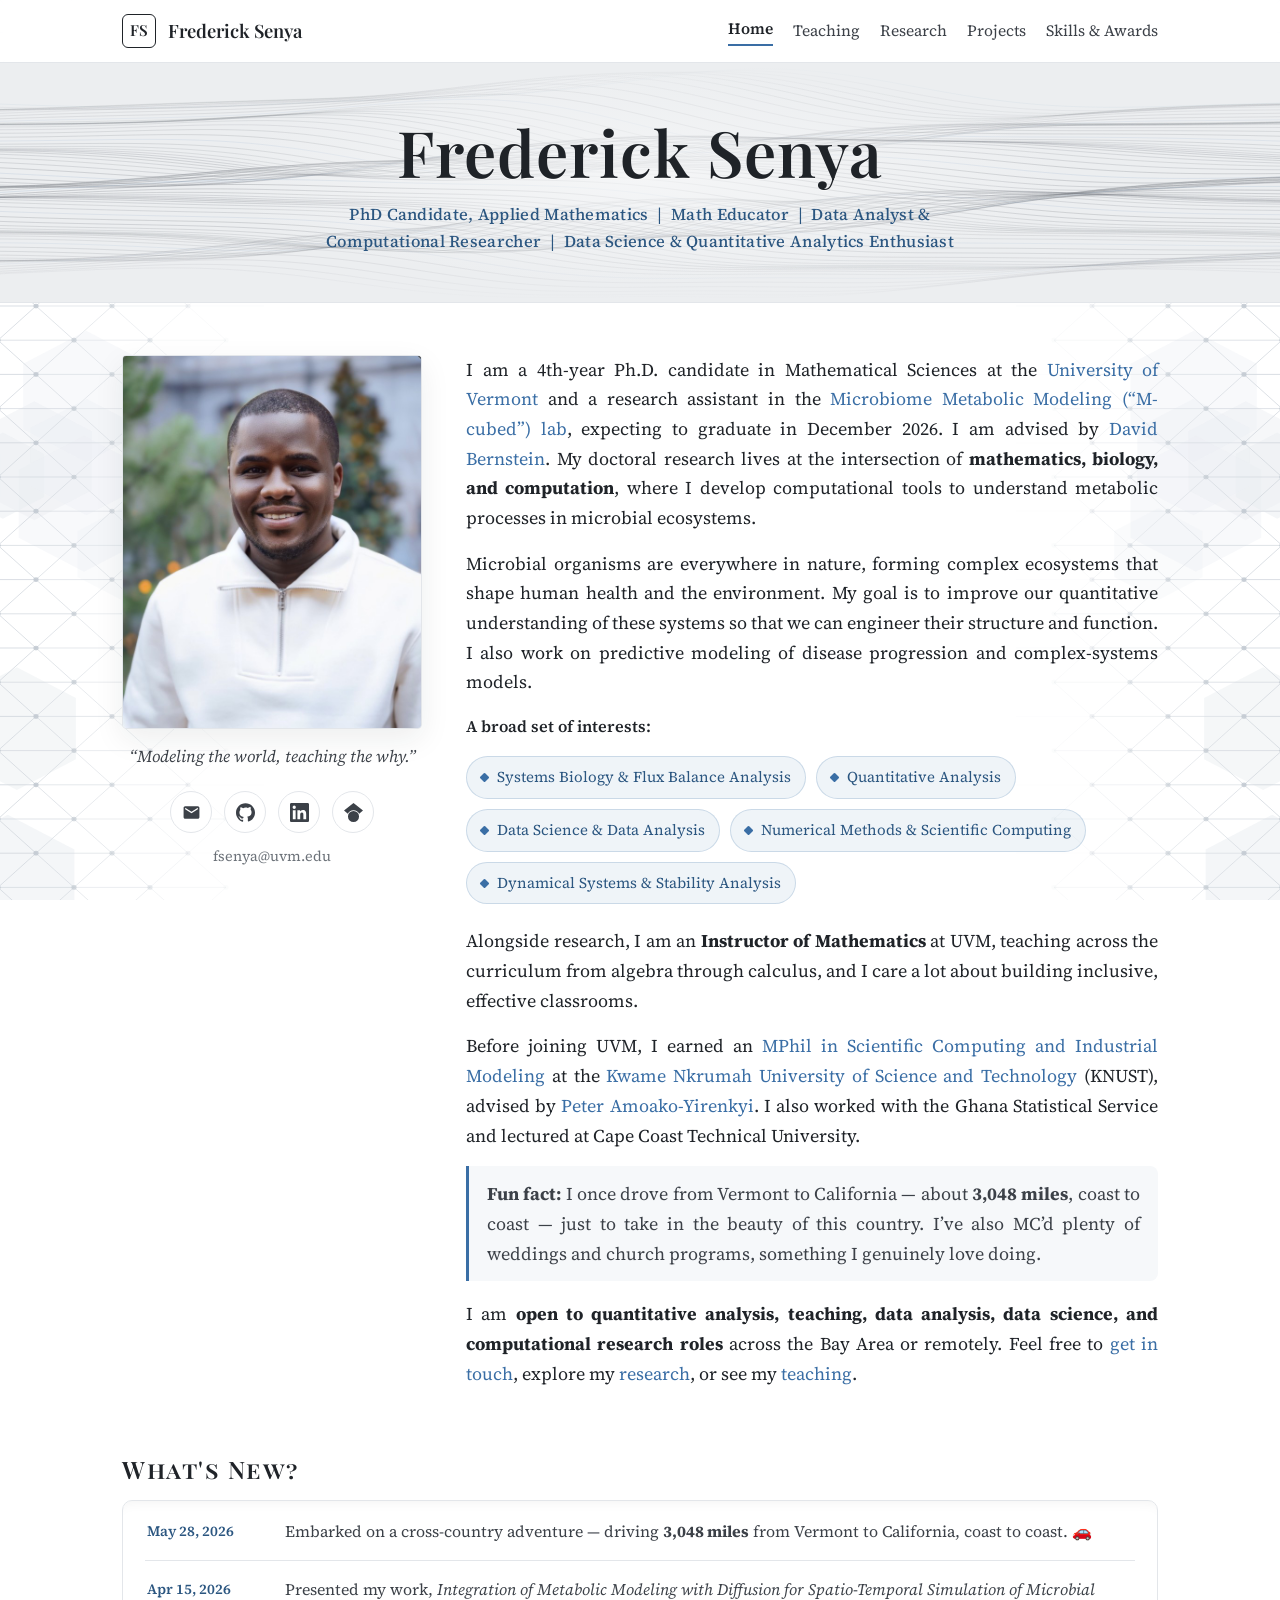
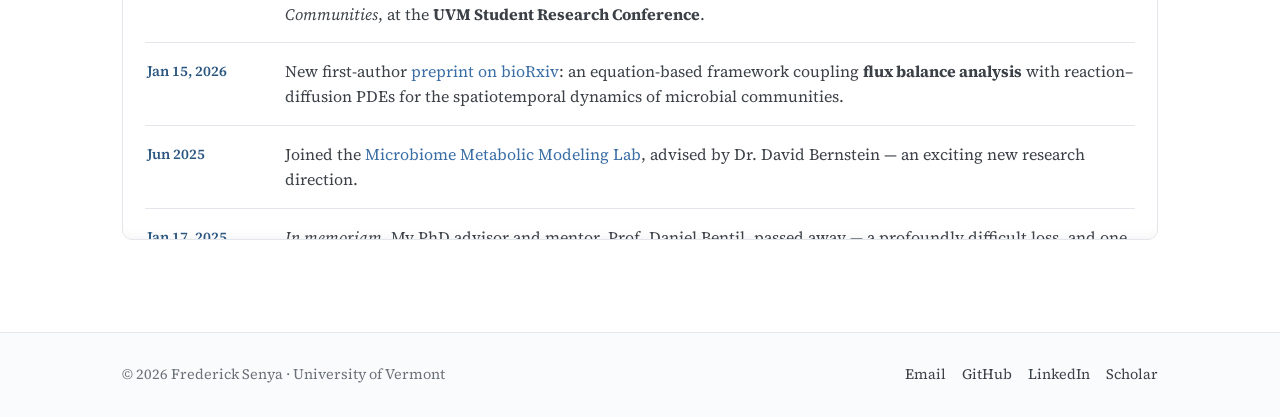
<file: index.html>
<!DOCTYPE html>
<html lang="en">
<head>
<meta charset="utf-8">
<meta name="viewport" content="width=device-width, initial-scale=1">
<title>Home · Frederick Senya</title>
<meta name="description" content="Frederick Senya — PhD candidate in Applied Mathematics at the University of Vermont, working in mathematical and computational biology, systems biology, and scientific computing.">
<link rel="preconnect" href="https://fonts.googleapis.com">
<link rel="preconnect" href="https://fonts.gstatic.com" crossorigin>
<link href="https://fonts.googleapis.com/css2?family=Playfair+Display:wght@500;600;700&family=Source+Serif+4:ital,wght@0,400;0,500;0,600;1,400&display=swap" rel="stylesheet">
<link rel="icon" type="image/svg+xml" href="assets/favicon.svg?v=22">
<link rel="stylesheet" href="assets/style.css?v=26">
</head>
<body>
<div class="bg-deco" aria-hidden="true"></div>
<header class="site-header">
  <nav class="nav">
    <a class="brand" href="index.html"><span class="mono">FS</span> Frederick Senya</a>
    <div class="nav-links"><a href="index.html" class="active">Home</a><a href="teaching.html">Teaching</a><a href="research.html">Research</a><a href="projects.html">Projects</a><a href="skills.html">Skills &amp; Awards</a></div>
  </nav>
</header>
<section class="banner">
  <canvas class="wave" id="waveCanvas" aria-hidden="true"></canvas>
  <div class="banner-inner">
    <h1 class="display">Frederick Senya</h1>
    <p class="subtitle home-sub">PhD Candidate, Applied Mathematics&nbsp;&nbsp;|&nbsp;&nbsp;Math Educator&nbsp;&nbsp;|&nbsp;&nbsp;Data Analyst &amp; Computational Researcher&nbsp;&nbsp;|&nbsp;&nbsp;Data Science &amp; Quantitative Analytics Enthusiast</p>
  </div>
</section>
<main class="wrap">
  <div class="intro">
    <div class="left-col">
      <div class="photo"><img src="assets/portrait.jpg" alt="Frederick Senya"></div>
      <p class="tagline">&ldquo;Modeling the world, teaching the why.&rdquo;</p>
      <div class="contact-card">
        <div class="socials">
          <a href="mailto:fsenya@uvm.edu" class="social" aria-label="Email" title="fsenya@uvm.edu"><svg viewBox="0 0 24 24" aria-hidden="true"><path d="M20 4H4c-1.1 0-1.99.9-1.99 2L2 18c0 1.1.9 2 2 2h16c1.1 0 2-.9 2-2V6c0-1.1-.9-2-2-2zm0 4l-8 5-8-5V6l8 5 8-5v2z"/></svg></a>
          <a href="https://github.com/senyafred" class="social" target="_blank" rel="noopener" aria-label="GitHub" title="GitHub"><svg viewBox="0 0 24 24" aria-hidden="true"><path d="M12 .297c-6.63 0-12 5.373-12 12 0 5.303 3.438 9.8 8.205 11.385.6.113.82-.258.82-.577 0-.285-.01-1.04-.015-2.04-3.338.724-4.042-1.61-4.042-1.61C4.422 18.07 3.633 17.7 3.633 17.7c-1.087-.744.084-.729.084-.729 1.205.084 1.838 1.236 1.838 1.236 1.07 1.835 2.809 1.305 3.495.998.108-.776.417-1.305.76-1.605-2.665-.305-5.467-1.334-5.467-5.931 0-1.311.469-2.381 1.236-3.221-.124-.303-.535-1.524.117-3.176 0 0 1.008-.322 3.301 1.23A11.5 11.5 0 0 1 12 5.803c1.02.005 2.047.138 3.006.404 2.291-1.552 3.297-1.23 3.297-1.23.653 1.653.242 2.874.118 3.176.77.84 1.235 1.911 1.235 3.221 0 4.609-2.807 5.624-5.479 5.921.43.372.823 1.102.823 2.222 0 1.606-.014 2.898-.014 3.293 0 .322.216.694.825.576C20.565 22.092 24 17.592 24 12.297c0-6.627-5.373-12-12-12"/></svg></a>
          <a href="https://www.linkedin.com/in/frederick-senya/" class="social" target="_blank" rel="noopener" aria-label="LinkedIn" title="LinkedIn"><svg viewBox="0 0 24 24" aria-hidden="true"><path d="M20.447 20.452h-3.554v-5.569c0-1.328-.027-3.037-1.852-3.037-1.853 0-2.136 1.445-2.136 2.939v5.667H9.351V9h3.414v1.561h.046c.477-.9 1.637-1.85 3.37-1.85 3.601 0 4.267 2.37 4.267 5.455v6.286zM5.337 7.433a2.062 2.062 0 0 1-2.063-2.065 2.064 2.064 0 1 1 2.063 2.065zm1.782 13.019H3.555V9h3.564v11.452zM22.225 0H1.771C.792 0 0 .774 0 1.729v20.542C0 23.227.792 24 1.771 24h20.451C23.2 24 24 23.227 24 22.271V1.729C24 .774 23.2 0 22.225 0z"/></svg></a>
          <a href="https://scholar.google.com/citations?user=5L22TGAAAAAJ&hl=en" class="social" target="_blank" rel="noopener" aria-label="Google Scholar" title="Google Scholar"><svg viewBox="0 0 24 24" aria-hidden="true"><path d="M12 24a7 7 0 1 1 0-14 7 7 0 0 1 0 14zm0-24L0 9.5l4.838 3.94A8 8 0 0 1 12 9a8 8 0 0 1 7.162 4.44L24 9.5z"/></svg></a>
        </div>
        <a class="c-email" href="mailto:fsenya@uvm.edu">fsenya@uvm.edu</a>
      </div>
    </div>
    <div class="bio">
      <p>I am a 4th-year Ph.D. candidate in Mathematical Sciences at the <a href="https://www.uvm.edu/cems/mathstat">University of Vermont</a> and a research assistant in the <a href="https://m-3-lab.github.io/" target="_blank" rel="noopener">Microbiome Metabolic Modeling (&ldquo;M-cubed&rdquo;) lab</a>, expecting to graduate in December 2026. I am advised by <a href="https://www.uvm.edu/cems/ebe/profile/david-bernstein" target="_blank" rel="noopener">David Bernstein</a>. My doctoral research lives at the intersection of <strong>mathematics, biology, and computation</strong>, where I develop computational tools to understand metabolic processes in microbial ecosystems.</p>
      <p>Microbial organisms are everywhere in nature, forming complex ecosystems that shape human health and the environment. My goal is to improve our quantitative understanding of these systems so that we can engineer their structure and function. I also work on predictive modeling of disease progression and complex-systems models.</p>

      <p class="interests-lead">A broad set of interests:</p>
      <div class="interest-list">
        <span class="interest">Systems Biology &amp; Flux Balance Analysis</span>
        <span class="interest">Quantitative Analysis</span>
        <span class="interest">Data Science &amp; Data Analysis</span>
        <span class="interest">Numerical Methods &amp; Scientific Computing</span>
        <span class="interest">Dynamical Systems &amp; Stability Analysis</span>
      </div>

      <p style="margin-top:22px">Alongside research, I am an <strong>Instructor of Mathematics</strong> at UVM, teaching across the curriculum from algebra through calculus, and I care a lot about building inclusive, effective classrooms.</p>
      <p>Before joining UVM, I earned an <a href="https://web.nims.edu.gh/about-nims/graduate_students/frederick-senya" target="_blank" rel="noopener">MPhil in Scientific Computing and Industrial Modeling</a> at the <a href="https://www.knust.edu.gh/" target="_blank" rel="noopener">Kwame Nkrumah University of Science and Technology</a> (KNUST), advised by <a href="https://web.nims.edu.gh/dr_peter_amoako_yirenkyi" target="_blank" rel="noopener">Peter Amoako-Yirenkyi</a>. I also worked with the Ghana Statistical Service and lectured at Cape Coast Technical University.</p>
      <p class="funfact"><strong>Fun fact:</strong> I once drove from Vermont to California &mdash; about <strong>3,048 miles</strong>, coast to coast &mdash; just to take in the beauty of this country. I&rsquo;ve also MC&rsquo;d plenty of weddings and church programs, something I genuinely love doing.</p>
      <p style="margin-top:18px">I am <strong>open to quantitative analysis, teaching, data analysis, data science, and computational research roles</strong> across the Bay Area or remotely. Feel free to <a href="mailto:fsenya@uvm.edu">get in touch</a>, explore my <a href="research.html">research</a>, or see my <a href="teaching.html">teaching</a>.</p>
    </div>
  </div>

  <section class="whatsnew">
    <h2 class="wn-title">What's New?</h2>
    <div class="news-box">
      <div class="news-item"><div class="news-date">May 28, 2026</div><div class="news-text">Embarked on a cross-country adventure &mdash; driving <strong>3,048 miles</strong> from Vermont to California, coast to coast. 🚗</div></div>
      <div class="news-item"><div class="news-date">Apr 15, 2026</div><div class="news-text">Presented my work, <em>Integration of Metabolic Modeling with Diffusion for Spatio-Temporal Simulation of Microbial Communities</em>, at the <strong>UVM Student Research Conference</strong>.</div></div>
      <div class="news-item"><div class="news-date">Jan 15, 2026</div><div class="news-text">New first-author <a href="https://doi.org/10.64898/2026.04.11.717857" target="_blank" rel="noopener">preprint on bioRxiv</a>: an equation-based framework coupling <strong>flux balance analysis</strong> with reaction&ndash;diffusion PDEs for the spatiotemporal dynamics of microbial communities.</div></div>
      <div class="news-item"><div class="news-date">Jun 2025</div><div class="news-text">Joined the <a href="https://m-3-lab.github.io/" target="_blank" rel="noopener">Microbiome Metabolic Modeling Lab</a>, advised by Dr. David Bernstein &mdash; an exciting new research direction.</div></div>
      <div class="news-item"><div class="news-date">Jan 17, 2025</div><div class="news-text"><em>In memoriam.</em> My PhD advisor and mentor, Prof.&nbsp;Daniel Bentil, passed away &mdash; a profoundly difficult loss, and one I carry with me in my work.</div></div>
      <div class="news-item"><div class="news-date">Jun 2024</div><div class="news-text">Presented co-authored work on <strong>predictive modeling of chronic kidney disease</strong> progression at the SIAM Mathematical Problems in Industry (MPI) workshop.</div></div>
      <div class="news-item"><div class="news-date">Sep 2022</div><div class="news-text">Began my PhD in <strong>Applied Mathematics</strong> at the University of Vermont, advised by Prof.&nbsp;Daniel Bentil. 🎓</div></div>
    </div>
  </section>
</main>
<footer class="site-footer">
  <div class="footer-inner">
    <div>&copy; 2026 Frederick Senya · University of Vermont</div>
    <div class="social">
      <a href="mailto:fsenya@uvm.edu">Email</a>
      <a href="https://github.com/senyafred">GitHub</a>
      <a href="https://www.linkedin.com/in/frederick-senya/">LinkedIn</a>
      <a href="https://scholar.google.com/citations?user=5L22TGAAAAAJ&hl=en" target="_blank" rel="noopener">Scholar</a>
    </div>
  </div>
</footer>
<script src="assets/wave.js?v=26"></script>
</body></html>
</file>
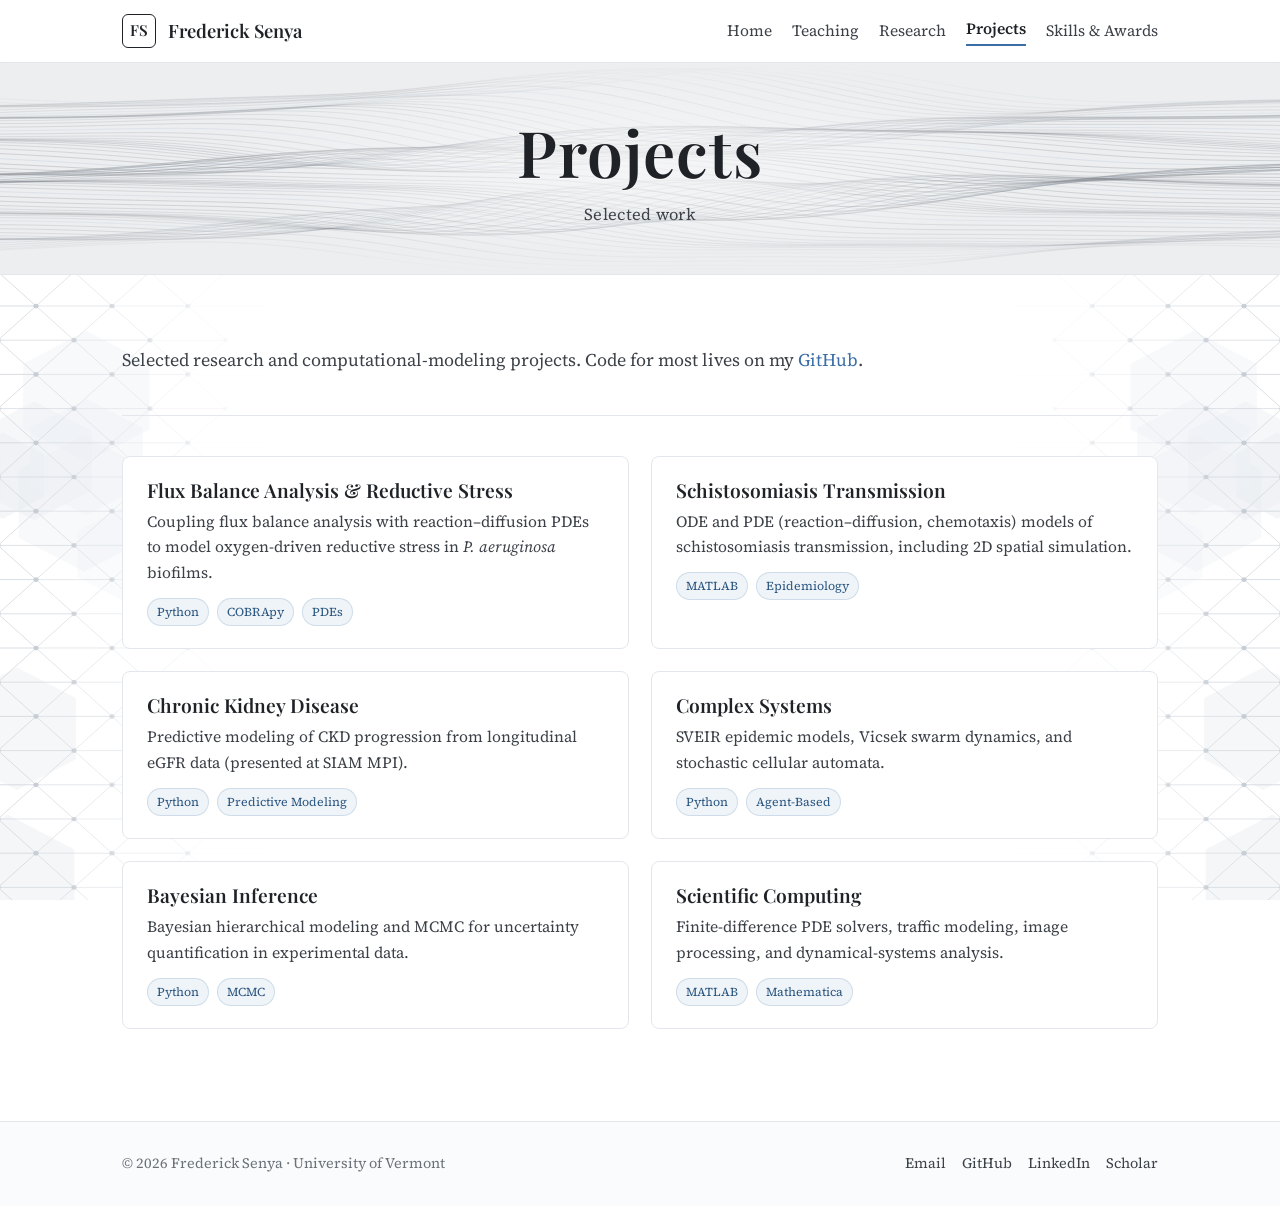
<file: projects.html>
<!DOCTYPE html>
<html lang="en">
<head>
<meta charset="utf-8">
<meta name="viewport" content="width=device-width, initial-scale=1">
<title>Projects · Frederick Senya</title>
<meta name="description" content="Frederick Senya — PhD candidate in Applied Mathematics at the University of Vermont, working in mathematical and computational biology, systems biology, and scientific computing.">
<link rel="preconnect" href="https://fonts.googleapis.com">
<link rel="preconnect" href="https://fonts.gstatic.com" crossorigin>
<link href="https://fonts.googleapis.com/css2?family=Playfair+Display:wght@500;600;700&family=Source+Serif+4:ital,wght@0,400;0,500;0,600;1,400&display=swap" rel="stylesheet">
<link rel="icon" type="image/svg+xml" href="assets/favicon.svg?v=22">
<link rel="stylesheet" href="assets/style.css?v=26">
</head>
<body>
<div class="bg-deco" aria-hidden="true"></div>
<header class="site-header">
  <nav class="nav">
    <a class="brand" href="index.html"><span class="mono">FS</span> Frederick Senya</a>
    <div class="nav-links"><a href="index.html">Home</a><a href="teaching.html">Teaching</a><a href="research.html">Research</a><a href="projects.html" class="active">Projects</a><a href="skills.html">Skills &amp; Awards</a></div>
  </nav>
</header>
<section class="banner">
  <canvas class="wave" id="waveCanvas" aria-hidden="true"></canvas>
  <div class="banner-inner">
    <h1 class="display">Projects</h1>
    <p class="subtitle">Selected work</p>
  </div>
</section>
<main class="wrap">
  <p class="lead">Selected research and computational-modeling projects. Code for most lives on my <a href="https://github.com/senyafred">GitHub</a>.</p>
  <hr class="rule">
  <div class="cards"><a class="card" href="https://github.com/senyafred/flux-balance-analysis" style="color:inherit">
      <h3>Flux Balance Analysis &amp; Reductive Stress</h3><p>Coupling flux balance analysis with reaction&ndash;diffusion PDEs to model oxygen-driven reductive stress in <em>P. aeruginosa</em> biofilms.</p><div class="tags"><span class="tag">Python</span><span class="tag">COBRApy</span><span class="tag">PDEs</span></div></a><a class="card" href="https://github.com/senyafred/schistosomiasis-modeling" style="color:inherit">
      <h3>Schistosomiasis Transmission</h3><p>ODE and PDE (reaction&ndash;diffusion, chemotaxis) models of schistosomiasis transmission, including 2D spatial simulation.</p><div class="tags"><span class="tag">MATLAB</span><span class="tag">Epidemiology</span></div></a><a class="card" href="https://github.com/senyafred/egfr-ckd-analysis" style="color:inherit">
      <h3>Chronic Kidney Disease</h3><p>Predictive modeling of CKD progression from longitudinal eGFR data (presented at SIAM MPI).</p><div class="tags"><span class="tag">Python</span><span class="tag">Predictive Modeling</span></div></a><a class="card" href="https://github.com/senyafred/complex-systems-modeling" style="color:inherit">
      <h3>Complex Systems</h3><p>SVEIR epidemic models, Vicsek swarm dynamics, and stochastic cellular automata.</p><div class="tags"><span class="tag">Python</span><span class="tag">Agent-Based</span></div></a><a class="card" href="https://github.com/senyafred/bayesian-statistics" style="color:inherit">
      <h3>Bayesian Inference</h3><p>Bayesian hierarchical modeling and MCMC for uncertainty quantification in experimental data.</p><div class="tags"><span class="tag">Python</span><span class="tag">MCMC</span></div></a><a class="card" href="https://github.com/senyafred/wave-equation-finite-difference" style="color:inherit">
      <h3>Scientific Computing</h3><p>Finite-difference PDE solvers, traffic modeling, image processing, and dynamical-systems analysis.</p><div class="tags"><span class="tag">MATLAB</span><span class="tag">Mathematica</span></div></a></div>
</main>
<footer class="site-footer">
  <div class="footer-inner">
    <div>&copy; 2026 Frederick Senya · University of Vermont</div>
    <div class="social">
      <a href="mailto:fsenya@uvm.edu">Email</a>
      <a href="https://github.com/senyafred">GitHub</a>
      <a href="https://www.linkedin.com/in/frederick-senya/">LinkedIn</a>
      <a href="https://scholar.google.com/citations?user=5L22TGAAAAAJ&hl=en" target="_blank" rel="noopener">Scholar</a>
    </div>
  </div>
</footer>
<script src="assets/wave.js?v=26"></script>
</body></html>
</file>
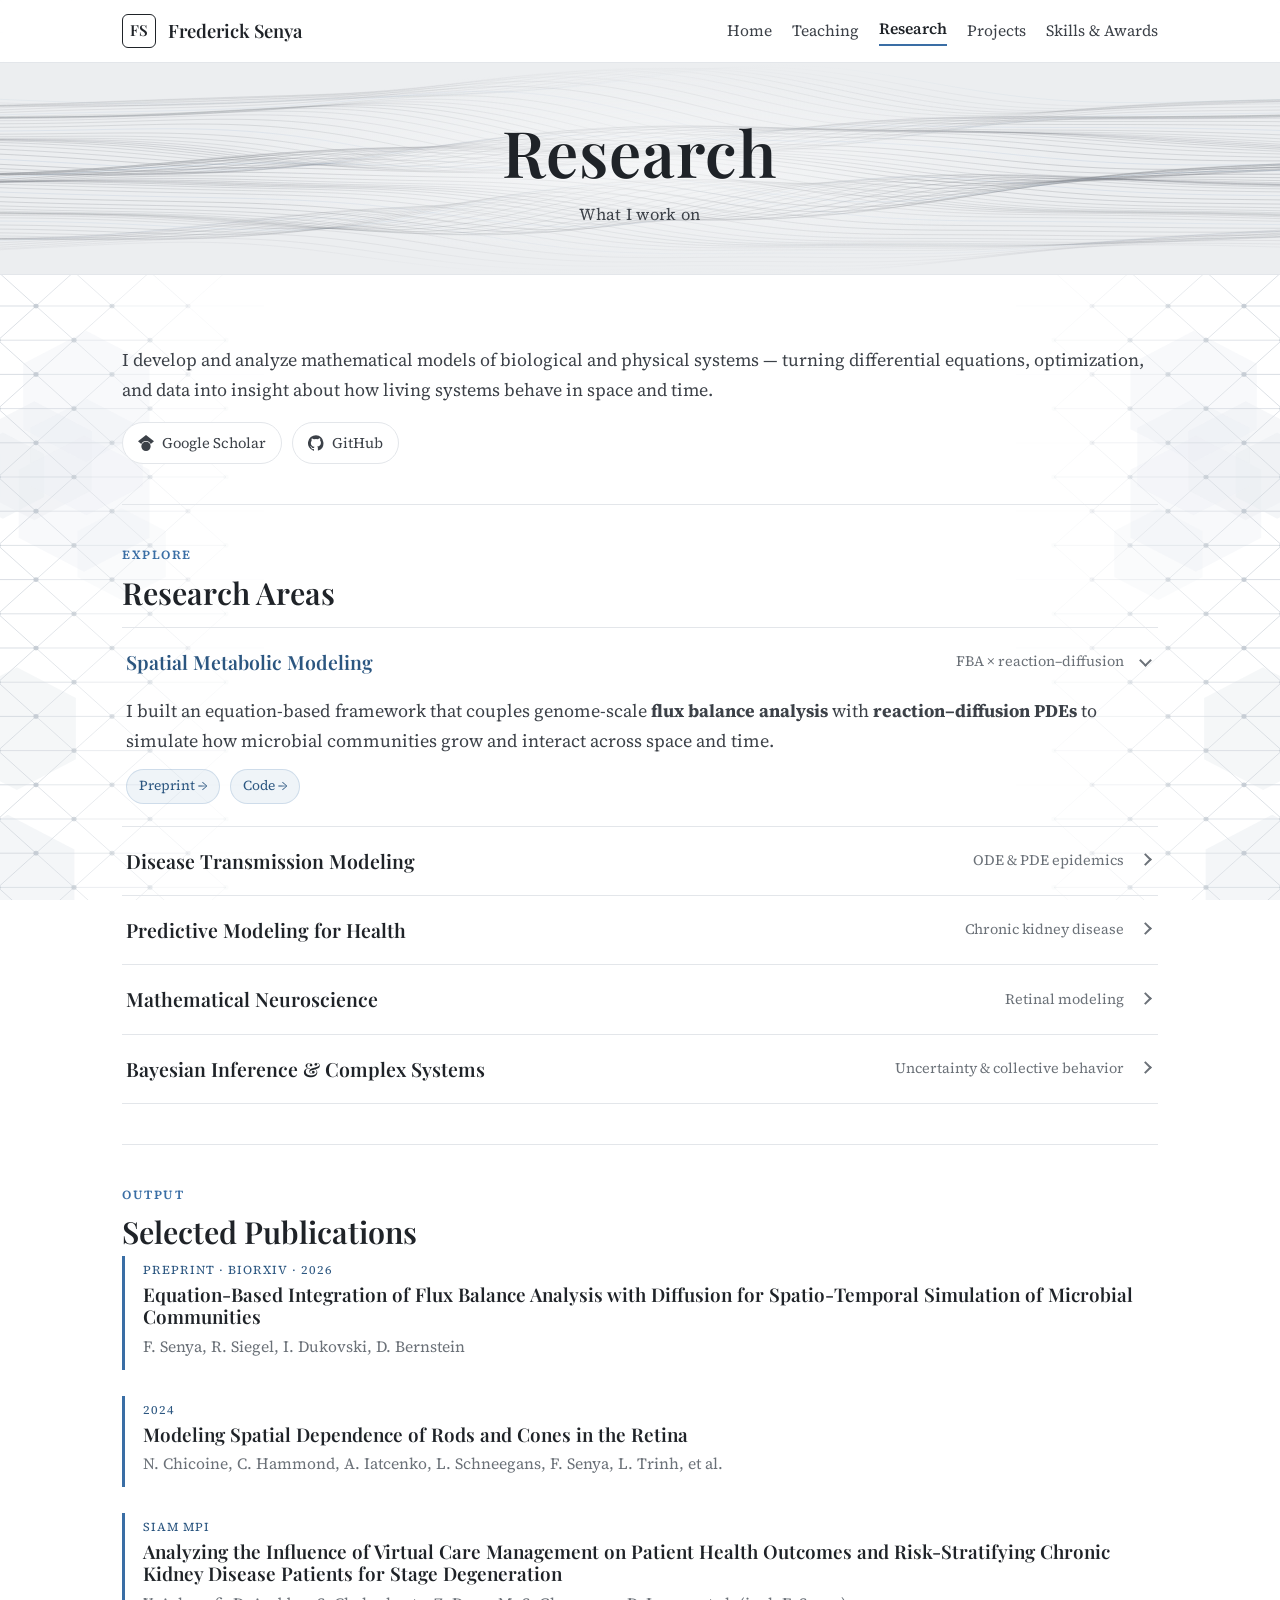
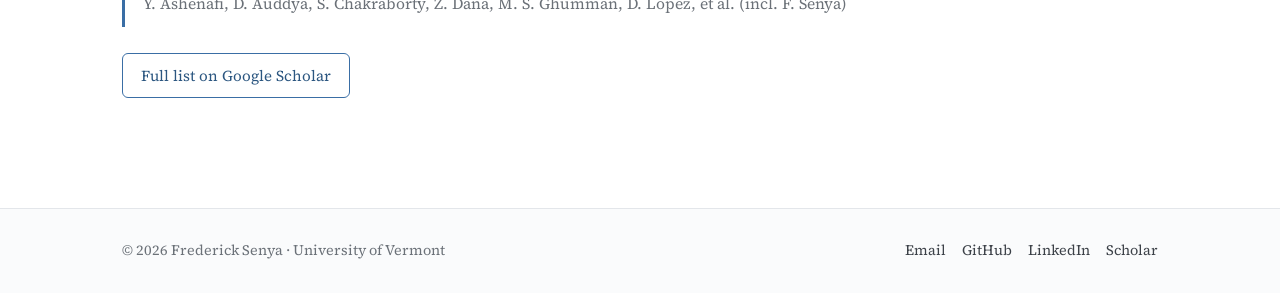
<file: research.html>
<!DOCTYPE html>
<html lang="en">
<head>
<meta charset="utf-8">
<meta name="viewport" content="width=device-width, initial-scale=1">
<title>Research · Frederick Senya</title>
<meta name="description" content="Frederick Senya — PhD candidate in Applied Mathematics at the University of Vermont, working in mathematical and computational biology, systems biology, and scientific computing.">
<link rel="preconnect" href="https://fonts.googleapis.com">
<link rel="preconnect" href="https://fonts.gstatic.com" crossorigin>
<link href="https://fonts.googleapis.com/css2?family=Playfair+Display:wght@500;600;700&family=Source+Serif+4:ital,wght@0,400;0,500;0,600;1,400&display=swap" rel="stylesheet">
<link rel="icon" type="image/svg+xml" href="assets/favicon.svg?v=22">
<link rel="stylesheet" href="assets/style.css?v=26">
</head>
<body>
<div class="bg-deco" aria-hidden="true"></div>
<header class="site-header">
  <nav class="nav">
    <a class="brand" href="index.html"><span class="mono">FS</span> Frederick Senya</a>
    <div class="nav-links"><a href="index.html">Home</a><a href="teaching.html">Teaching</a><a href="research.html" class="active">Research</a><a href="projects.html">Projects</a><a href="skills.html">Skills &amp; Awards</a></div>
  </nav>
</header>
<section class="banner">
  <canvas class="wave" id="waveCanvas" aria-hidden="true"></canvas>
  <div class="banner-inner">
    <h1 class="display">Research</h1>
    <p class="subtitle">What I work on</p>
  </div>
</section>
<main class="wrap">
  <p class="lead">I develop and analyze mathematical models of biological and physical systems &mdash; turning differential equations, optimization, and data into insight about how living systems behave in space and time.</p>

  <div class="linkbar">
    <a class="linkchip" href="https://scholar.google.com/citations?user=5L22TGAAAAAJ&hl=en" target="_blank" rel="noopener"><svg viewBox="0 0 24 24" aria-hidden="true"><path d="M12 24a7 7 0 1 1 0-14 7 7 0 0 1 0 14zm0-24L0 9.5l4.838 3.94A8 8 0 0 1 12 9a8 8 0 0 1 7.162 4.44L24 9.5z"/></svg> Google Scholar</a>
    <a class="linkchip" href="https://github.com/senyafred" target="_blank" rel="noopener"><svg viewBox="0 0 24 24" aria-hidden="true"><path d="M12 .3a12 12 0 0 0-3.8 23.4c.6.1.8-.3.8-.6v-2c-3.3.7-4-1.6-4-1.6-.6-1.4-1.3-1.8-1.3-1.8-1-.7.1-.7.1-.7 1.2.1 1.8 1.2 1.8 1.2 1 1.8 2.8 1.3 3.5 1 .1-.8.4-1.3.7-1.6-2.7-.3-5.5-1.3-5.5-6 0-1.2.5-2.3 1.3-3.1-.1-.4-.6-1.6.1-3.2 0 0 1-.3 3.3 1.2a11.5 11.5 0 0 1 6 0C17 4.6 18 5 18 5c.7 1.6.2 2.8.1 3.2.8.8 1.3 1.9 1.3 3.1 0 4.6-2.8 5.6-5.5 5.9.5.4.9 1.1.9 2.3v3.3c0 .3.2.7.8.6A12 12 0 0 0 12 .3"/></svg> GitHub</a>
  </div>

  <hr class="rule">
  <p class="section-kicker">Explore</p>
  <h2 class="section-title" style="margin-bottom:16px">Research Areas</h2>

  <div class="areas">
    <details class="area" open>
      <summary><span class="area-t">Spatial Metabolic Modeling</span><span class="area-k">FBA &times; reaction&ndash;diffusion</span><span class="chev" aria-hidden="true"></span></summary>
      <div class="area-b">
        <p>I built an equation-based framework that couples genome-scale <strong>flux balance analysis</strong> with <strong>reaction&ndash;diffusion PDEs</strong> to simulate how microbial communities grow and interact across space and time.</p>
        <div class="area-links">
          <a class="rlink" href="https://doi.org/10.64898/2026.04.11.717857" target="_blank" rel="noopener">Preprint &rarr;</a>
          <a class="rlink" href="https://github.com/senyafred/flux-balance-analysis" target="_blank" rel="noopener">Code &rarr;</a>
        </div>
      </div>
    </details>

    <details class="area">
      <summary><span class="area-t">Disease Transmission Modeling</span><span class="area-k">ODE &amp; PDE epidemics</span><span class="chev" aria-hidden="true"></span></summary>
      <div class="area-b">
        <p>I build ODE and PDE models of infectious-disease dynamics &mdash; including reaction&ndash;diffusion and chemotaxis models of <strong>schistosomiasis</strong> transmission with 2D spatial simulation, and compartmental epidemic models such as SVEIR with vaccination.</p>
        <div class="area-links">
          <a class="rlink" href="https://github.com/senyafred/schistosomiasis-modeling" target="_blank" rel="noopener">Schistosomiasis code &rarr;</a>
          <a class="rlink" href="https://github.com/senyafred/complex-systems-modeling" target="_blank" rel="noopener">Epidemic models &rarr;</a>
        </div>
      </div>
    </details>

    <details class="area">
      <summary><span class="area-t">Predictive Modeling for Health</span><span class="area-k">Chronic kidney disease</span><span class="chev" aria-hidden="true"></span></summary>
      <div class="area-b">
        <p>Working with virtual-care data, I applied predictive modeling to classify <strong>chronic kidney disease</strong> patients by their probability of stage degeneration from longitudinal eGFR trajectories. This co-authored work (Ashenafi et al.) was presented at the SIAM Mathematical Problems in Industry workshop.</p>
        <div class="area-links">
          <a class="rlink" href="https://www.siam.org/media/r1pj5uqx/vironix_mpi2024.pdf" target="_blank" rel="noopener">Paper (PDF) &rarr;</a>
          <a class="rlink" href="https://github.com/senyafred/egfr-ckd-analysis" target="_blank" rel="noopener">Code &rarr;</a>
        </div>
      </div>
    </details>

    <details class="area">
      <summary><span class="area-t">Mathematical Neuroscience</span><span class="area-k">Retinal modeling</span><span class="chev" aria-hidden="true"></span></summary>
      <div class="area-b">
        <p>As a co-author, I contributed to modeling the <strong>spatial dependence of rods and cones in the retina</strong> &mdash; using mathematical models to study the organization of photoreceptors and what it implies for vision.</p>
        <div class="area-links">
          <a class="rlink" href="https://www1.udel.edu/dedwards/camp/reports/24Retina.pdf" target="_blank" rel="noopener">Paper (PDF) &rarr;</a>
        </div>
      </div>
    </details>

    <details class="area">
      <summary><span class="area-t">Bayesian Inference &amp; Complex Systems</span><span class="area-k">Uncertainty &amp; collective behavior</span><span class="chev" aria-hidden="true"></span></summary>
      <div class="area-b">
        <p>I use <strong>Bayesian hierarchical modeling</strong> and MCMC to quantify uncertainty in experimental data (including pupillometry / psycholinguistics), and I study complex systems through agent-based models.</p>
        <div class="area-links">
          <a class="rlink" href="https://github.com/senyafred/bayesian-statistics" target="_blank" rel="noopener">Bayesian code &rarr;</a>
          <a class="rlink" href="https://github.com/senyafred/complex-systems-modeling" target="_blank" rel="noopener">Complex systems code &rarr;</a>
        </div>
      </div>
    </details>
  </div>

  <hr class="rule">
  <p class="section-kicker">Output</p>
  <h2 class="section-title">Selected Publications</h2>

  <div class="pub">
    <div class="venue">Preprint &middot; bioRxiv &middot; 2026</div>
    <h3><a href="https://doi.org/10.64898/2026.04.11.717857" target="_blank" rel="noopener">Equation-Based Integration of Flux Balance Analysis with Diffusion for Spatio-Temporal Simulation of Microbial Communities</a></h3>
    <p class="authors">F. Senya, R. Siegel, I. Dukovski, D. Bernstein</p>
  </div>
  <div class="pub">
    <div class="venue">2024</div>
    <h3><a href="https://www1.udel.edu/dedwards/camp/reports/24Retina.pdf" target="_blank" rel="noopener">Modeling Spatial Dependence of Rods and Cones in the Retina</a></h3>
    <p class="authors">N. Chicoine, C. Hammond, A. Iatcenko, L. Schneegans, F. Senya, L. Trinh, et al.</p>
  </div>
  <div class="pub">
    <div class="venue">SIAM MPI</div>
    <h3><a href="https://www.siam.org/media/r1pj5uqx/vironix_mpi2024.pdf" target="_blank" rel="noopener">Analyzing the Influence of Virtual Care Management on Patient Health Outcomes and Risk-Stratifying Chronic Kidney Disease Patients for Stage Degeneration</a></h3>
    <p class="authors">Y. Ashenafi, D. Auddya, S. Chakraborty, Z. Dana, M. S. Ghumman, D. Lopez, et al. (incl. F. Senya)</p>
  </div>
  <p style="margin-top:18px"><a class="btn" href="https://scholar.google.com/citations?user=5L22TGAAAAAJ&hl=en" target="_blank" rel="noopener">Full list on Google Scholar</a></p>
</main>
<footer class="site-footer">
  <div class="footer-inner">
    <div>&copy; 2026 Frederick Senya · University of Vermont</div>
    <div class="social">
      <a href="mailto:fsenya@uvm.edu">Email</a>
      <a href="https://github.com/senyafred">GitHub</a>
      <a href="https://www.linkedin.com/in/frederick-senya/">LinkedIn</a>
      <a href="https://scholar.google.com/citations?user=5L22TGAAAAAJ&hl=en" target="_blank" rel="noopener">Scholar</a>
    </div>
  </div>
</footer>
<script src="assets/wave.js?v=26"></script>
</body></html>
</file>
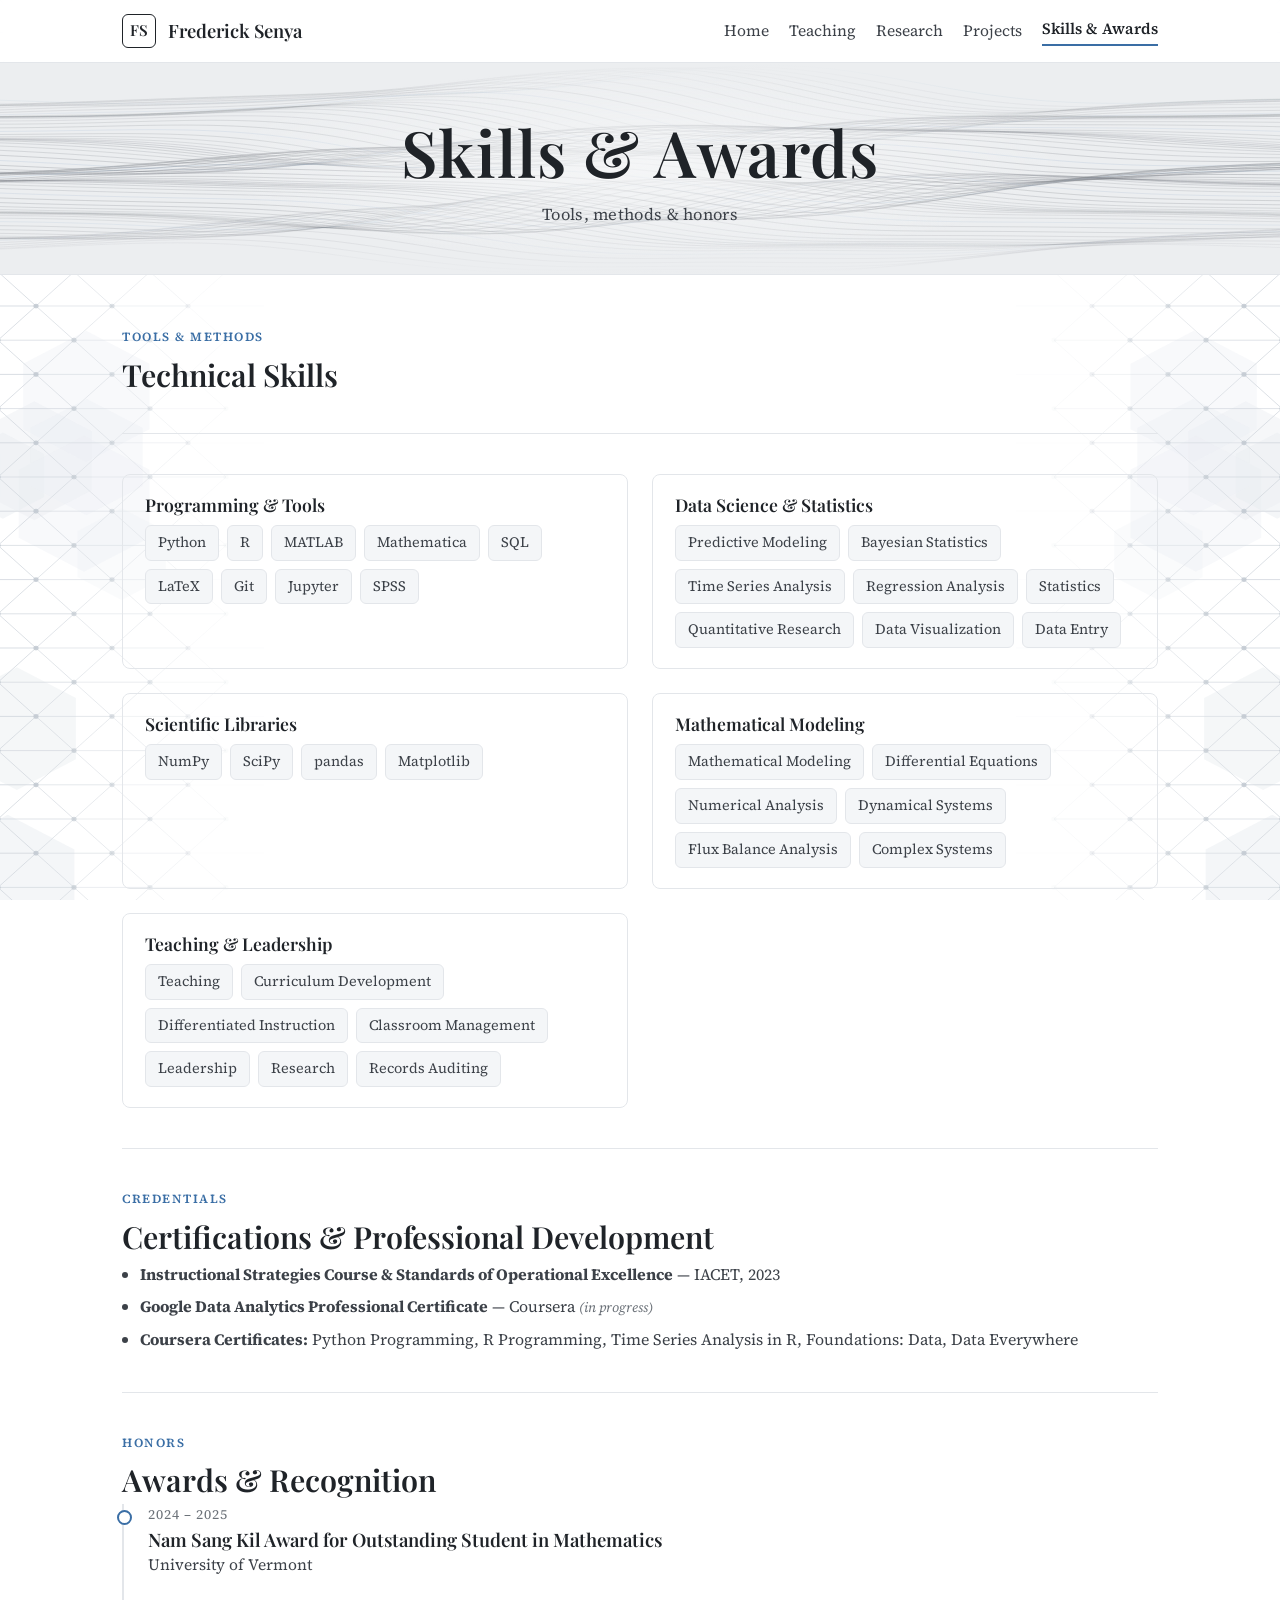
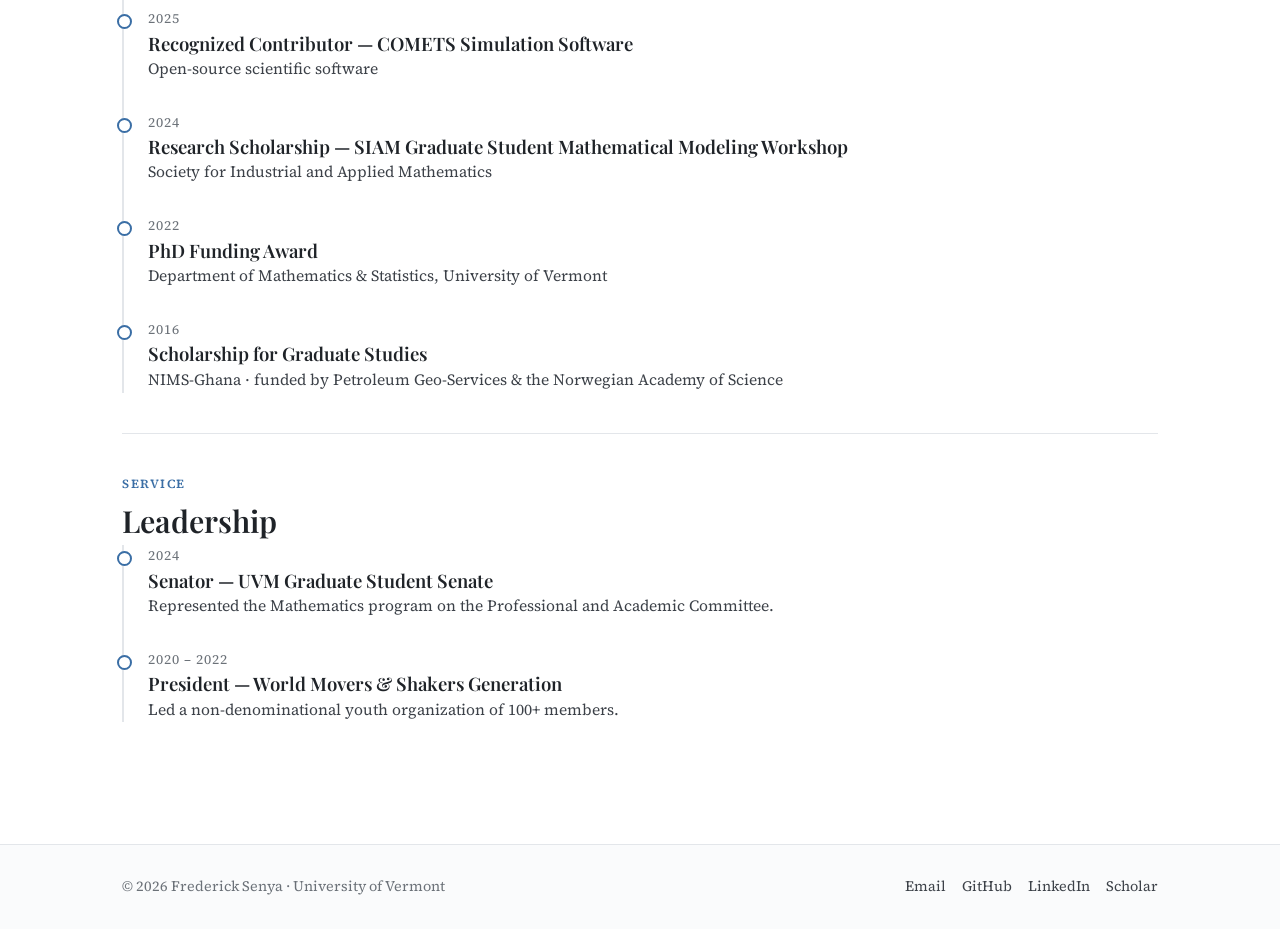
<file: skills.html>
<!DOCTYPE html>
<html lang="en">
<head>
<meta charset="utf-8">
<meta name="viewport" content="width=device-width, initial-scale=1">
<title>Skills & Awards · Frederick Senya</title>
<meta name="description" content="Frederick Senya — PhD candidate in Applied Mathematics at the University of Vermont, working in mathematical and computational biology, systems biology, and scientific computing.">
<link rel="preconnect" href="https://fonts.googleapis.com">
<link rel="preconnect" href="https://fonts.gstatic.com" crossorigin>
<link href="https://fonts.googleapis.com/css2?family=Playfair+Display:wght@500;600;700&family=Source+Serif+4:ital,wght@0,400;0,500;0,600;1,400&display=swap" rel="stylesheet">
<link rel="icon" type="image/svg+xml" href="assets/favicon.svg?v=22">
<link rel="stylesheet" href="assets/style.css?v=26">
</head>
<body>
<div class="bg-deco" aria-hidden="true"></div>
<header class="site-header">
  <nav class="nav">
    <a class="brand" href="index.html"><span class="mono">FS</span> Frederick Senya</a>
    <div class="nav-links"><a href="index.html">Home</a><a href="teaching.html">Teaching</a><a href="research.html">Research</a><a href="projects.html">Projects</a><a href="skills.html" class="active">Skills &amp; Awards</a></div>
  </nav>
</header>
<section class="banner">
  <canvas class="wave" id="waveCanvas" aria-hidden="true"></canvas>
  <div class="banner-inner">
    <h1 class="display">Skills &amp; Awards</h1>
    <p class="subtitle">Tools, methods &amp; honors</p>
  </div>
</section>
<main class="wrap">
  <p class="section-kicker">Tools &amp; methods</p>
  <h2 class="section-title">Technical Skills</h2>
  <hr class="rule">
  <div class="skillgrid">
    <div class="skillbox"><h3>Programming &amp; Tools</h3>
      <div class="chips"><span class="chip">Python</span><span class="chip">R</span><span class="chip">MATLAB</span><span class="chip">Mathematica</span><span class="chip">SQL</span><span class="chip">LaTeX</span><span class="chip">Git</span><span class="chip">Jupyter</span><span class="chip">SPSS</span></div></div>
    <div class="skillbox"><h3>Data Science &amp; Statistics</h3>
      <div class="chips"><span class="chip">Predictive Modeling</span><span class="chip">Bayesian Statistics</span><span class="chip">Time Series Analysis</span><span class="chip">Regression Analysis</span><span class="chip">Statistics</span><span class="chip">Quantitative Research</span><span class="chip">Data Visualization</span><span class="chip">Data Entry</span></div></div>
    <div class="skillbox"><h3>Scientific Libraries</h3>
      <div class="chips"><span class="chip">NumPy</span><span class="chip">SciPy</span><span class="chip">pandas</span><span class="chip">Matplotlib</span></div></div>
    <div class="skillbox"><h3>Mathematical Modeling</h3>
      <div class="chips"><span class="chip">Mathematical Modeling</span><span class="chip">Differential Equations</span><span class="chip">Numerical Analysis</span><span class="chip">Dynamical Systems</span><span class="chip">Flux Balance Analysis</span><span class="chip">Complex Systems</span></div></div>
    <div class="skillbox"><h3>Teaching &amp; Leadership</h3>
      <div class="chips"><span class="chip">Teaching</span><span class="chip">Curriculum Development</span><span class="chip">Differentiated Instruction</span><span class="chip">Classroom Management</span><span class="chip">Leadership</span><span class="chip">Research</span><span class="chip">Records Auditing</span></div></div>
  </div>

  <hr class="rule">
  <p class="section-kicker">Credentials</p>
  <h2 class="section-title">Certifications &amp; Professional Development</h2>
  <ul class="plain" style="font-size:1rem">
    <li><strong>Instructional Strategies Course &amp; Standards of Operational Excellence</strong> &mdash; IACET, 2023</li>
    <li><strong>Google Data Analytics Professional Certificate</strong> &mdash; Coursera <span class="note">(in progress)</span></li>
    <li><strong>Coursera Certificates:</strong> Python Programming, R Programming, Time Series Analysis in R, Foundations: Data, Data Everywhere</li>
  </ul>

  <hr class="rule">
  <p class="section-kicker">Honors</p>
  <h2 class="section-title">Awards &amp; Recognition</h2>
  <ul class="timeline">
    <li><div class="when">2024 &ndash; 2025</div><h3>Nam Sang Kil Award for Outstanding Student in Mathematics</h3><div class="org">University of Vermont</div></li>
    <li><div class="when">2025</div><h3>Recognized Contributor &mdash; COMETS Simulation Software</h3><div class="org">Open-source scientific software</div></li>
    <li><div class="when">2024</div><h3>Research Scholarship &mdash; SIAM Graduate Student Mathematical Modeling Workshop</h3><div class="org">Society for Industrial and Applied Mathematics</div></li>
    <li><div class="when">2022</div><h3>PhD Funding Award</h3><div class="org">Department of Mathematics &amp; Statistics, University of Vermont</div></li>
    <li><div class="when">2016</div><h3>Scholarship for Graduate Studies</h3><div class="org">NIMS-Ghana &middot; funded by Petroleum Geo-Services &amp; the Norwegian Academy of Science</div></li>
  </ul>

  <hr class="rule">
  <p class="section-kicker">Service</p>
  <h2 class="section-title">Leadership</h2>
  <ul class="timeline">
    <li><div class="when">2024</div><h3>Senator &mdash; UVM Graduate Student Senate</h3><div class="org">Represented the Mathematics program on the Professional and Academic Committee.</div></li>
    <li><div class="when">2020 &ndash; 2022</div><h3>President &mdash; World Movers &amp; Shakers Generation</h3><div class="org">Led a non-denominational youth organization of 100+ members.</div></li>
  </ul>
</main>
<footer class="site-footer">
  <div class="footer-inner">
    <div>&copy; 2026 Frederick Senya · University of Vermont</div>
    <div class="social">
      <a href="mailto:fsenya@uvm.edu">Email</a>
      <a href="https://github.com/senyafred">GitHub</a>
      <a href="https://www.linkedin.com/in/frederick-senya/">LinkedIn</a>
      <a href="https://scholar.google.com/citations?user=5L22TGAAAAAJ&hl=en" target="_blank" rel="noopener">Scholar</a>
    </div>
  </div>
</footer>
<script src="assets/wave.js?v=26"></script>
</body></html>
</file>
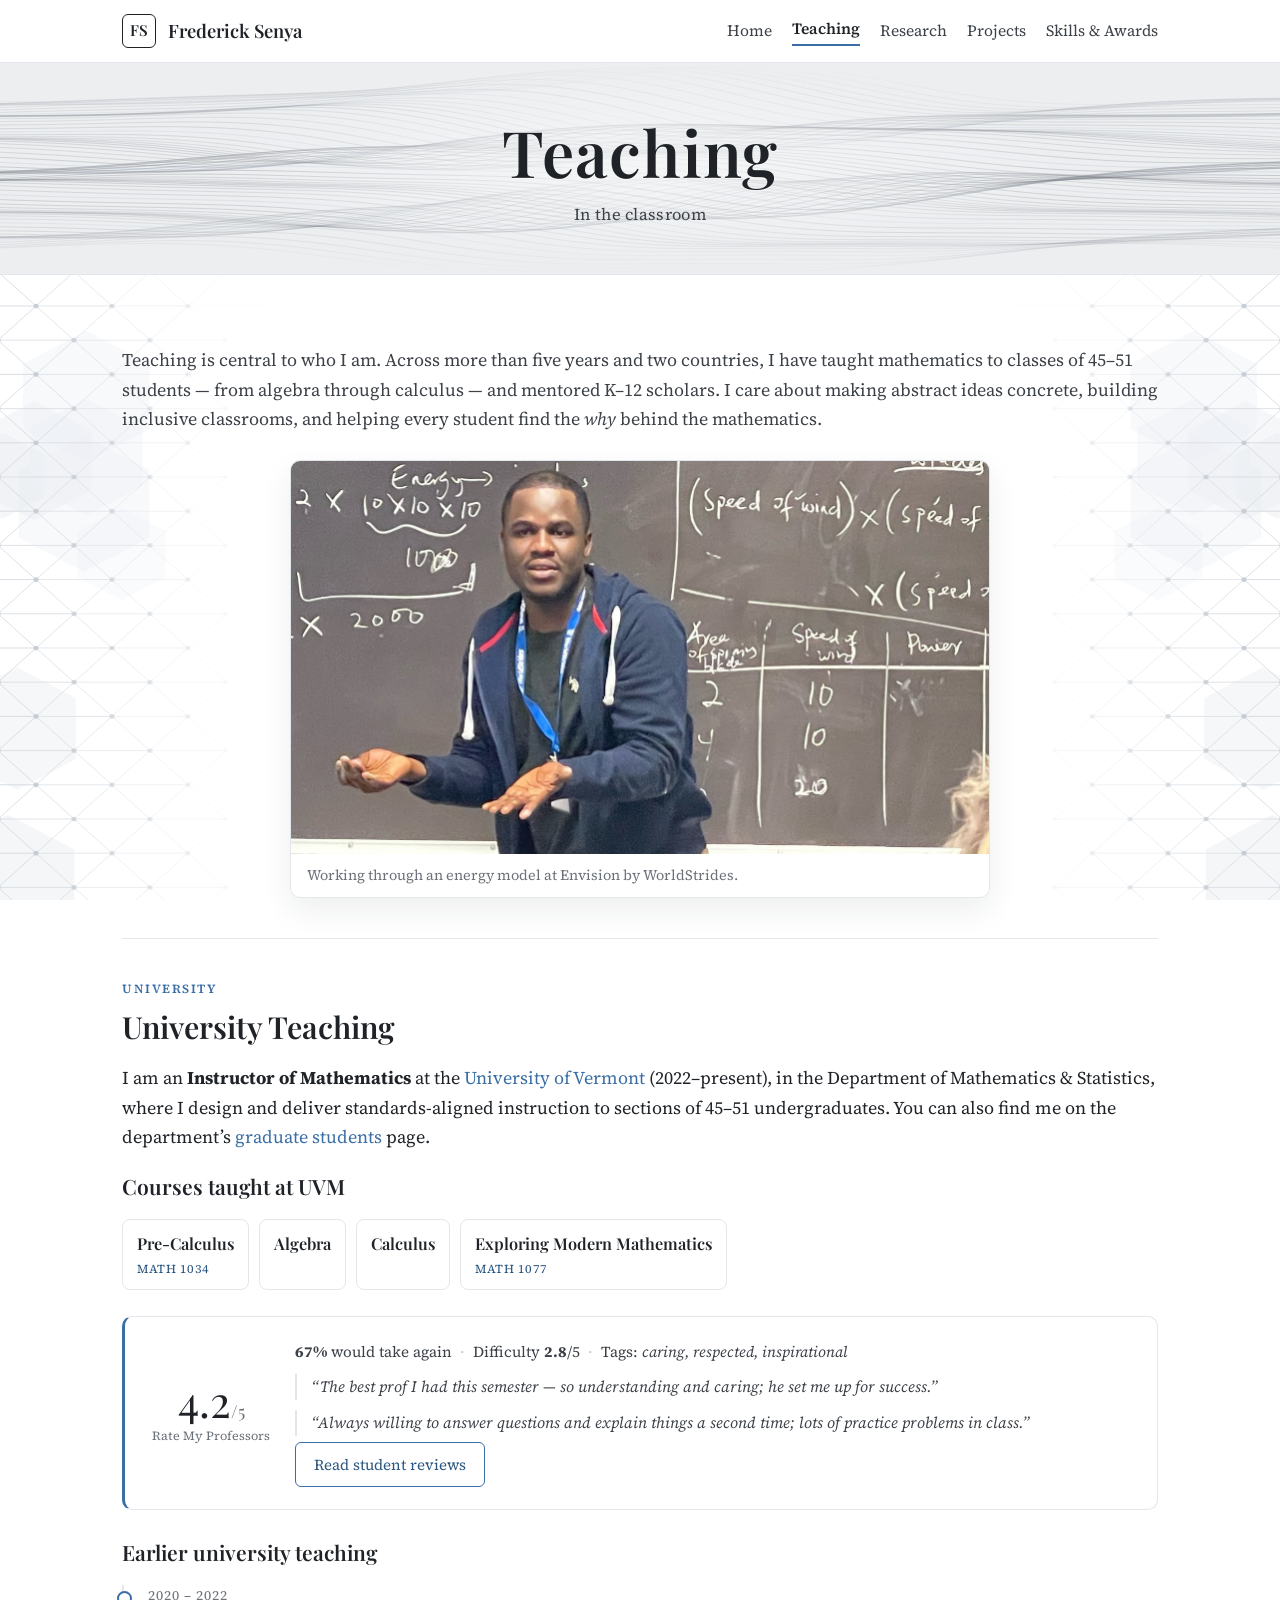
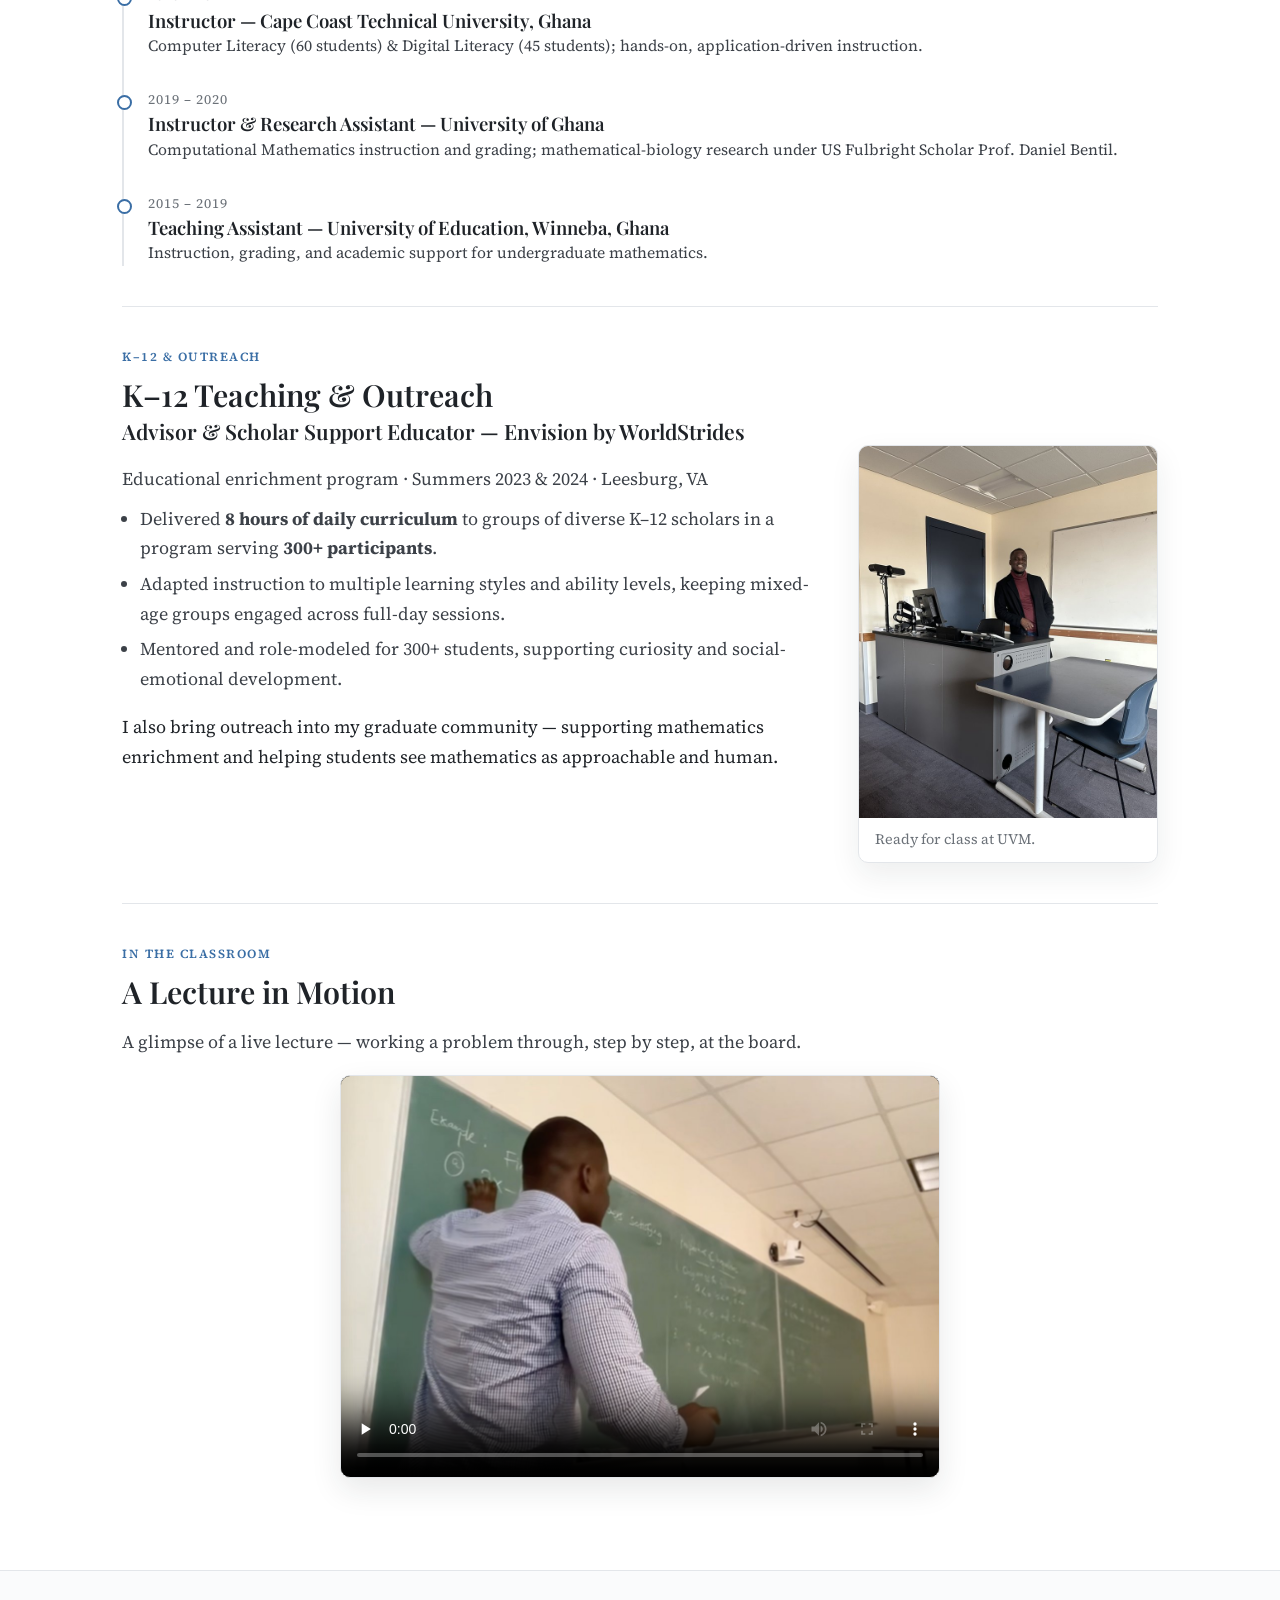
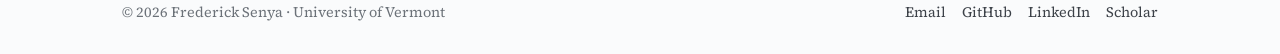
<file: teaching.html>
<!DOCTYPE html>
<html lang="en">
<head>
<meta charset="utf-8">
<meta name="viewport" content="width=device-width, initial-scale=1">
<title>Teaching · Frederick Senya</title>
<meta name="description" content="Frederick Senya — mathematics teaching: university courses at the University of Vermont and K-12 outreach.">
<link rel="preconnect" href="https://fonts.googleapis.com">
<link rel="preconnect" href="https://fonts.gstatic.com" crossorigin>
<link href="https://fonts.googleapis.com/css2?family=Playfair+Display:wght@500;600;700&family=Source+Serif+4:ital,wght@0,400;0,500;0,600;1,400&display=swap" rel="stylesheet">
<link rel="icon" type="image/svg+xml" href="assets/favicon.svg?v=22">
<link rel="stylesheet" href="assets/style.css?v=26">
</head>
<body>
<div class="bg-deco" aria-hidden="true"></div>
<header class="site-header">
  <nav class="nav">
    <a class="brand" href="index.html"><span class="mono">FS</span> Frederick Senya</a>
    <div class="nav-links"><a href="index.html">Home</a><a href="teaching.html" class="active">Teaching</a><a href="research.html">Research</a><a href="projects.html">Projects</a><a href="skills.html">Skills &amp; Awards</a></div>
  </nav>
</header>
<section class="banner">
  <canvas class="wave" id="waveCanvas" aria-hidden="true"></canvas>
  <div class="banner-inner">
    <h1 class="display">Teaching</h1>
    <p class="subtitle">In the classroom</p>
  </div>
</section>

<main class="wrap">
  <p class="lead">Teaching is central to who I am. Across more than five years and two countries, I have taught mathematics to classes of 45&ndash;51 students &mdash; from algebra through calculus &mdash; and mentored K&ndash;12 scholars. I care about making abstract ideas concrete, building inclusive classrooms, and helping every student find the <em>why</em> behind the mathematics.</p>

  <figure class="figure hero-fig">
    <img src="assets/teach-hero.jpg" alt="Frederick Senya teaching at the board">
    <figcaption>Working through an energy model at Envision by WorldStrides.</figcaption>
  </figure>

  <hr class="rule">

  <!-- ===================== UNIVERSITY ===================== -->
  <p class="section-kicker">University</p>
  <h2 class="section-title">University Teaching</h2>
  <p>I am an <strong>Instructor of Mathematics</strong> at the
  <a href="https://www.uvm.edu/cems/mathstat/profile/frederick-senya" target="_blank" rel="noopener">University of Vermont</a>
  (2022&ndash;present), in the Department of Mathematics &amp; Statistics, where I design and deliver
  standards-aligned instruction to sections of 45&ndash;51 undergraduates. You can also find me on the
  department&rsquo;s <a href="https://www.uvm.edu/cems/mathstat/graduate-students" target="_blank" rel="noopener">graduate students</a> page.</p>

  <h3 style="margin-top:22px">Courses taught at UVM</h3>
  <div class="course-list">
    <a class="course" href="https://learn.uvm.edu/course/202609/92885/fall-2026/mathematics/pre-calculus-mathematics/MATH-1034-B/" target="_blank" rel="noopener"><b>Pre-Calculus</b><span class="num">MATH 1034</span></a>
    <a class="course" href="https://catalogue.uvm.edu/undergraduate/courses/courselist/math/" target="_blank" rel="noopener"><b>Algebra</b></a>
    <a class="course" href="https://catalogue.uvm.edu/undergraduate/courses/courselist/math/" target="_blank" rel="noopener"><b>Calculus</b></a>
    <a class="course" href="https://learn.uvm.edu/course/202601/15800/spring-2026/mathematics/exploring-modern-mathematics/MATH-1077-E/" target="_blank" rel="noopener"><b>Exploring Modern Mathematics</b><span class="num">MATH 1077</span></a>
  </div>

  <div class="rmp" style="margin-top:26px">
    <div class="score">
      <div class="big">4.2<span style="font-size:1.1rem;color:var(--muted)">/5</span></div>
      <div class="sub">Rate My Professors</div>
    </div>
    <div>
      <div class="rmp-stats">
        <span><strong>67%</strong> would take again</span>
        <span class="dot">&middot;</span>
        <span>Difficulty <strong>2.8</strong>/5</span>
        <span class="dot">&middot;</span>
        <span>Tags: <em>caring, respected, inspirational</em></span>
      </div>
      <blockquote class="rq">&ldquo;The best prof I had this semester &mdash; so understanding and caring; he set me up for success.&rdquo;</blockquote>
      <blockquote class="rq">&ldquo;Always willing to answer questions and explain things a second time; lots of practice problems in class.&rdquo;</blockquote>
      <a class="btn" href="https://www.ratemyprofessors.com/professor/2847335" target="_blank" rel="noopener" style="margin-top:6px">Read student reviews</a>
    </div>
  </div>

  <h3 style="margin-top:30px">Earlier university teaching</h3>
  <ul class="timeline">
    <li><div class="when">2020 &ndash; 2022</div><h3>Instructor &mdash; Cape Coast Technical University, Ghana</h3><div class="org">Computer Literacy (60 students) &amp; Digital Literacy (45 students); hands-on, application-driven instruction.</div></li>
    <li><div class="when">2019 &ndash; 2020</div><h3>Instructor &amp; Research Assistant &mdash; University of Ghana</h3><div class="org">Computational Mathematics instruction and grading; mathematical-biology research under US Fulbright Scholar Prof. Daniel Bentil.</div></li>
    <li><div class="when">2015 &ndash; 2019</div><h3>Teaching Assistant &mdash; University of Education, Winneba, Ghana</h3><div class="org">Instruction, grading, and academic support for undergraduate mathematics.</div></li>
  </ul>

  <hr class="rule">

  <!-- ===================== K-12 ===================== -->
  <p class="section-kicker">K&ndash;12 &amp; Outreach</p>
  <h2 class="section-title">K&ndash;12 Teaching &amp; Outreach</h2>
  <div class="split">
    <div>
      <h3 style="margin-top:0">Advisor &amp; Scholar Support Educator &mdash; Envision by WorldStrides</h3>
      <div class="org" style="color:var(--ink-soft);margin-bottom:10px">Educational enrichment program &middot; Summers 2023 &amp; 2024 &middot; Leesburg, VA</div>
      <ul class="plain">
        <li>Delivered <strong>8 hours of daily curriculum</strong> to groups of diverse K&ndash;12 scholars in a program serving <strong>300+ participants</strong>.</li>
        <li>Adapted instruction to multiple learning styles and ability levels, keeping mixed-age groups engaged across full-day sessions.</li>
        <li>Mentored and role-modeled for 300+ students, supporting curiosity and social-emotional development.</li>
      </ul>
      <p>I also bring outreach into my graduate community &mdash; supporting mathematics enrichment and helping students see mathematics as approachable and human.</p>
    </div>
    <figure class="figure">
      <img src="assets/teach-podium.jpg" alt="Frederick Senya in the classroom">
      <figcaption>Ready for class at UVM.</figcaption>
    </figure>
  </div>

  <hr class="rule">

  <!-- ===================== VIDEO ===================== -->
  <p class="section-kicker">In the classroom</p>
  <h2 class="section-title">A Lecture in Motion</h2>
  <p class="lead">A glimpse of a live lecture &mdash; working a problem through, step by step, at the board.</p>
  <video class="videoframe" controls preload="none" poster="assets/teach-board.jpg">
    <source src="assets/teach.mp4?v=16" type="video/mp4">
    Your browser does not support the video tag.
  </video>
  </main>

<footer class="site-footer">
  <div class="footer-inner">
    <div>&copy; 2026 Frederick Senya · University of Vermont</div>
    <div class="social">
      <a href="mailto:fsenya@uvm.edu">Email</a>
      <a href="https://github.com/senyafred">GitHub</a>
      <a href="https://www.linkedin.com/in/frederick-senya/">LinkedIn</a>
      <a href="https://scholar.google.com/citations?user=5L22TGAAAAAJ&hl=en" target="_blank" rel="noopener">Scholar</a>
    </div>
  </div>
</footer>
<script src="assets/wave.js?v=26"></script>
</body></html>
</file>
<file: assets/style.css>
/* Frederick Senya — personal site : classy academic style */
:root{
  --ink:#1f2328; --ink-soft:#3c4148; --muted:#6b7178;
  --line:#e3e6ea; --bg:#ffffff; --band:#eceef0;
  --accent:#3a6ea5; --accent-dark:#2b5680; --maxw:1080px;
}
*{box-sizing:border-box;}
html{scroll-behavior:smooth;background:var(--bg);}
body{margin:0;color:var(--ink);background:transparent;
  font-family:"Source Serif 4","Georgia",serif;font-size:18px;line-height:1.65;
  -webkit-font-smoothing:antialiased;text-rendering:optimizeLegibility;}
h1,h2,h3,h4,.display{font-family:"Playfair Display","Georgia",serif;color:var(--ink);font-weight:600;line-height:1.15;}
a{color:var(--accent);text-decoration:none;}
a:hover{color:var(--accent-dark);text-decoration:underline;}
img{max-width:100%;display:block;}

.site-header{border-bottom:1px solid var(--line);position:sticky;top:0;z-index:40;
  background:rgba(255,255,255,0.92);backdrop-filter:saturate(180%) blur(6px);}
.nav{max-width:var(--maxw);margin:0 auto;padding:14px 22px;display:flex;align-items:center;gap:18px;}
.brand{display:flex;align-items:center;gap:12px;font-family:"Playfair Display",serif;font-weight:600;font-size:1.15rem;color:var(--ink);white-space:nowrap;}
.brand .mono{width:34px;height:34px;border:1.5px solid var(--ink);border-radius:6px;display:grid;place-items:center;font-family:"Playfair Display",serif;font-size:.95rem;letter-spacing:.5px;color:var(--ink);}
.nav-links{margin-left:auto;display:flex;flex-wrap:wrap;gap:20px;align-items:center;font-family:"Source Serif 4",serif;font-size:.98rem;}
.nav-links a{color:var(--ink-soft);}
.nav-links a:hover{color:var(--accent);text-decoration:none;}
.nav-links a.active{color:var(--ink);font-weight:600;border-bottom:2px solid var(--accent);padding-bottom:2px;}

.banner{position:relative;background:var(--band);overflow:hidden;border-bottom:1px solid var(--line);}
.banner::after{content:"";position:absolute;inset:0;pointer-events:none;z-index:1;background:radial-gradient(46% 62% at 50% 48%, rgba(246,247,248,.85), rgba(236,238,240,0) 72%), linear-gradient(180deg,#eceef0 0%, rgba(236,238,240,0) 15%, rgba(236,238,240,0) 85%, #eceef0 100%);}
.banner .wave{position:absolute;inset:0;width:100%;height:100%;display:block;z-index:0;}
.banner .banner-inner{position:relative;z-index:2;max-width:var(--maxw);margin:0 auto;padding:52px 22px 46px;text-align:center;}
.banner h1.display{font-size:clamp(2.4rem,5.4vw,4rem);margin:0;letter-spacing:1px;text-shadow:0 1px 0 rgba(255,255,255,.6);}
.banner .subtitle{margin:12px auto 0;color:var(--ink-soft);font-size:1.04rem;letter-spacing:.3px;max-width:680px;font-family:"Source Serif 4",serif;}

.wrap{max-width:var(--maxw);margin:0 auto;padding:52px 22px;}
.section-title{font-size:1.9rem;margin:0 0 6px;}
.section-kicker{color:var(--accent);font-family:"Source Serif 4",serif;font-weight:600;text-transform:uppercase;letter-spacing:1.5px;font-size:.78rem;margin:0 0 10px;}
.lead{font-size:1.12rem;color:var(--ink-soft);}
hr.rule{border:0;border-top:1px solid var(--line);margin:40px 0;}

.intro{display:grid;grid-template-columns:300px 1fr;gap:44px;align-items:start;position:relative;}
.intro .photo{border:1px solid var(--line);border-radius:4px;overflow:hidden;box-shadow:0 10px 30px rgba(31,35,40,.08);}
.intro .bio p{margin:0 0 16px;text-align:justify;}
.intro .hexbg{position:absolute;right:-40px;top:-10px;width:420px;max-width:45%;opacity:.55;z-index:-1;pointer-events:none;}
.interests{list-style:none;padding:0;margin:8px 0 0;columns:2;column-gap:34px;}
.interests li{padding:6px 0 6px 20px;position:relative;break-inside:avoid;color:var(--ink-soft);}
.interests li::before{content:"";position:absolute;left:0;top:15px;width:7px;height:7px;background:var(--accent);border-radius:1px;transform:rotate(45deg);}

.cards{display:grid;grid-template-columns:1fr 1fr;gap:22px;}
.card{border:1px solid var(--line);border-radius:8px;padding:22px 24px;background:#fff;transition:box-shadow .18s ease,transform .18s ease;}
.card:hover{box-shadow:0 12px 30px rgba(31,35,40,.09);transform:translateY(-2px);}
.card h3{margin:0 0 8px;font-size:1.2rem;}
.card p{margin:0 0 12px;color:var(--ink-soft);font-size:.98rem;}
.card .tags{display:flex;flex-wrap:wrap;gap:8px;margin-top:4px;}
.tag{font-family:"Source Serif 4",serif;font-size:.76rem;color:var(--accent-dark);background:rgba(58,110,165,.08);border:1px solid rgba(58,110,165,.18);padding:3px 9px;border-radius:20px;}

.pub{border-left:3px solid var(--accent);padding:4px 0 4px 18px;margin:0 0 26px;}
.pub .venue{color:var(--accent-dark);font-family:"Source Serif 4",serif;font-size:.76rem;text-transform:uppercase;letter-spacing:1px;}
.pub h3{margin:4px 0 6px;font-size:1.18rem;}
.pub .authors{color:var(--muted);font-size:.98rem;margin:0 0 6px;}
.pub .abs{color:var(--ink-soft);font-size:.98rem;margin:6px 0 0;}
.note{color:var(--muted);font-size:.85rem;font-style:italic;}

.timeline{position:relative;margin:0;padding:0 0 0 24px;list-style:none;border-left:2px solid var(--line);}
.timeline li{position:relative;margin:0 0 30px;}
.timeline li::before{content:"";position:absolute;left:-31px;top:6px;width:11px;height:11px;background:#fff;border:2px solid var(--accent);border-radius:50%;}
.timeline .when{color:var(--muted);font-size:.85rem;font-family:"Source Serif 4",serif;text-transform:uppercase;letter-spacing:1px;}
.timeline h3{margin:2px 0 2px;font-size:1.16rem;}
.timeline .org{color:var(--ink-soft);font-size:.98rem;margin:0 0 8px;}
.timeline ul{margin:6px 0 0;padding-left:18px;color:var(--ink-soft);font-size:.96rem;}
.timeline ul li{margin:0 0 4px;}

.skillgrid{display:grid;grid-template-columns:1fr 1fr;gap:24px;}
.skillbox{border:1px solid var(--line);border-radius:8px;padding:20px 22px;}
.skillbox h3{margin:0 0 10px;font-size:1.1rem;}
.chips{display:flex;flex-wrap:wrap;gap:8px;}
.chip{font-family:"Source Serif 4",serif;font-size:.9rem;color:var(--ink-soft);background:#f4f6f8;border:1px solid var(--line);padding:5px 12px;border-radius:6px;}

.btn{display:inline-block;font-family:"Source Serif 4",serif;font-size:.95rem;border:1px solid var(--accent);color:var(--accent-dark);padding:9px 18px;border-radius:6px;transition:background .15s ease,color .15s ease;}
.btn:hover{background:var(--accent);color:#fff;text-decoration:none;}

.site-footer{border-top:1px solid var(--line);margin-top:40px;background:#fafbfc;}
.footer-inner{max-width:var(--maxw);margin:0 auto;padding:30px 22px;display:flex;flex-wrap:wrap;gap:14px;align-items:center;justify-content:space-between;color:var(--muted);font-size:.9rem;font-family:"Source Serif 4",serif;}
.footer-inner a{color:var(--ink-soft);}
.social{display:flex;gap:16px;}

@media (max-width:820px){
  .intro{grid-template-columns:1fr;gap:26px;}
  .intro .photo{max-width:280px;margin:0 auto;}
  .interests{columns:1;}
  .cards,.skillgrid{grid-template-columns:1fr;}
  .nav-links{gap:12px;font-size:.9rem;}
  .intro .hexbg{display:none;}
}

/* ---- scroll-driven header darkening + banner fade ---- */
.site-header{transition:background-color .38s ease, border-color .38s ease, box-shadow .38s ease;}
.site-header .brand,.site-header .brand .mono,.site-header .nav-links a{transition:color .38s ease, border-color .38s ease;}
.site-header::before{content:"";position:absolute;inset:0;background:rgba(18,20,23,0.97);opacity:var(--dark,0);pointer-events:none;z-index:0;}
.site-header .nav{position:relative;z-index:1;}
.site-header.scrolled{border-bottom-color:rgba(255,255,255,0.08);}
.site-header.scrolled .brand{color:#fff;}
.site-header.scrolled .brand .mono{border-color:rgba(255,255,255,0.78);color:#fff;}
.site-header.scrolled .nav-links a{color:#cfd3d8;}
.site-header.scrolled .nav-links a:hover{color:#fff;}
.site-header.scrolled .nav-links a.active{color:#fff;border-bottom-color:var(--accent);}
.banner .banner-inner{will-change:opacity, transform;}

/* ---- decorative side background (metabolic-network motif) ---- */
.bg-deco{position:fixed;inset:0;z-index:-1;pointer-events:none;
  background-image:url("side.svg?v=9"),url("side-right.svg?v=9");
  background-position:left top,right top;
  background-size:300px 100%,300px 100%;
  background-repeat:no-repeat,no-repeat;}
@media (max-width:1200px){.bg-deco{display:none;}}

/* ---- home: tagline + contact under photo ---- */
.intro .left-col{display:flex;flex-direction:column;}
.tagline{font-family:"Source Serif 4",serif;font-style:italic;text-align:center;color:var(--ink-soft);font-size:1.04rem;line-height:1.45;margin:16px 6px 0;}
.contact-card{margin-top:14px;text-align:center;font-family:"Source Serif 4",serif;font-size:.96rem;}
.contact-card .c-email{display:inline-block;margin-bottom:7px;}
.contact-card .c-links{display:flex;gap:10px;justify-content:center;align-items:center;}
.contact-card .c-links span{color:#c2cad1;}

/* ---- fancy contact icon badges ---- */
.socials{display:flex;gap:12px;justify-content:center;align-items:center;margin-top:8px;}
.socials .social{width:42px;height:42px;border-radius:50%;border:1px solid var(--line);background:#fff;display:flex;align-items:center;justify-content:center;color:var(--ink-soft);transition:background .18s ease,color .18s ease,border-color .18s ease,transform .18s ease,box-shadow .18s ease;}
.socials .social:hover{background:var(--accent);border-color:var(--accent);color:#fff;transform:translateY(-3px);box-shadow:0 8px 18px rgba(58,110,165,.30);text-decoration:none;}
.socials .social svg{width:19px;height:19px;fill:currentColor;display:block;}
.contact-card .c-email{margin-top:12px;font-size:.9rem;color:var(--muted);}
.contact-card .c-email:hover{color:var(--accent);}

/* ---- Teaching page ---- */
.figure{margin:26px 0 0;border:1px solid var(--line);border-radius:10px;overflow:hidden;box-shadow:0 12px 30px rgba(31,35,40,.08);background:#fff;}
.figure img{width:100%;display:block;}
.figure figcaption{padding:10px 16px;color:var(--muted);font-size:.9rem;font-family:"Source Serif 4",serif;}
.course-list{display:flex;flex-wrap:wrap;gap:10px;margin-top:10px;}
.course{display:flex;flex-direction:column;gap:2px;border:1px solid var(--line);border-radius:8px;padding:10px 14px;background:#fff;color:var(--ink);transition:box-shadow .16s ease,transform .16s ease,border-color .16s ease;}
a.course:hover{border-color:var(--accent);box-shadow:0 8px 20px rgba(58,110,165,.16);transform:translateY(-2px);text-decoration:none;}
.course b{font-family:"Playfair Display",serif;font-weight:600;font-size:1.02rem;}
.course .num{color:var(--accent-dark);font-size:.76rem;letter-spacing:.5px;font-family:"Source Serif 4",serif;}
.rmp{display:grid;grid-template-columns:120px 1fr;gap:24px;align-items:center;border:1px solid var(--line);border-left:3px solid var(--accent);border-radius:10px;padding:22px 26px;background:#fff;}
.rmp .score .big{font-family:"Playfair Display",serif;font-size:2.7rem;color:var(--ink);line-height:1;}
.rmp .score{text-align:center;}
.rmp .score .sub{color:var(--muted);font-size:.78rem;margin-top:4px;}
.rmp-stats{display:flex;flex-wrap:wrap;gap:8px;align-items:center;color:var(--ink-soft);font-family:"Source Serif 4",serif;font-size:.95rem;}
.rmp-stats .dot{color:#c2cad1;}
blockquote.rq{margin:10px 0 0;padding:0 0 0 14px;border-left:2px solid var(--line);color:var(--ink-soft);font-style:italic;font-size:.98rem;}
.split{display:grid;grid-template-columns:1fr 300px;gap:34px;align-items:start;}
ul.plain{margin:6px 0 0;padding-left:18px;color:var(--ink-soft);}
ul.plain li{margin:0 0 6px;}
.videoframe{position:relative;display:block;border-radius:10px;overflow:hidden;border:1px solid var(--line);box-shadow:0 12px 30px rgba(31,35,40,.10);}
.videoframe img{width:100%;display:block;transition:transform .3s ease,filter .3s ease;filter:brightness(.9);}
.videoframe:hover img{transform:scale(1.02);filter:brightness(.8);}
.videoframe .play{position:absolute;inset:0;display:flex;align-items:center;justify-content:center;}
.videoframe .btn-play{width:74px;height:74px;border-radius:50%;background:rgba(255,255,255,.92);display:flex;align-items:center;justify-content:center;box-shadow:0 10px 28px rgba(0,0,0,.28);transition:transform .18s ease,background .18s ease;}
.videoframe:hover .btn-play{transform:scale(1.08);background:#fff;}
.videoframe .btn-play svg{width:30px;height:30px;fill:var(--accent-dark);margin-left:3px;}
@media (max-width:820px){.split{grid-template-columns:1fr;} .rmp{grid-template-columns:1fr;text-align:center;} }

/* ---- teaching hero smaller + video element ---- */
.figure.hero-fig{max-width:700px;margin-left:auto;margin-right:auto;}
video.videoframe{width:100%;max-width:600px;margin-left:auto;margin-right:auto;display:block;background:#000;height:auto;}

/* ---- Research page: link bar + interactive research areas ---- */
.linkbar{display:flex;flex-wrap:wrap;gap:10px;margin-top:16px;}
.linkchip{display:inline-flex;align-items:center;gap:8px;border:1px solid var(--line);border-radius:22px;padding:8px 15px;font-family:"Source Serif 4",serif;font-size:.92rem;color:var(--ink-soft);background:#fff;transition:all .16s ease;}
.linkchip svg{width:16px;height:16px;fill:currentColor;}
.linkchip:hover{border-color:var(--accent);color:var(--accent-dark);box-shadow:0 6px 16px rgba(58,110,165,.16);text-decoration:none;transform:translateY(-1px);}
.areas{border-top:1px solid var(--line);}
.area{border-bottom:1px solid var(--line);}
.area>summary{list-style:none;cursor:pointer;display:flex;align-items:center;gap:14px;padding:18px 34px 18px 4px;position:relative;transition:background .15s ease;}
.area>summary::-webkit-details-marker{display:none;}
.area>summary:hover{background:#fafbfc;}
.area .area-t{font-family:"Playfair Display",serif;font-weight:600;font-size:1.22rem;color:var(--ink);}
.area>summary:hover .area-t{color:var(--accent-dark);}
.area .area-k{color:var(--muted);font-size:.9rem;font-family:"Source Serif 4",serif;margin-left:auto;}
.area .chev{position:absolute;right:8px;top:50%;width:9px;height:9px;margin-top:-6px;border-right:2px solid var(--muted);border-bottom:2px solid var(--muted);transform:rotate(-45deg);transition:transform .2s ease;}
.area[open] .chev{transform:rotate(45deg);}
.area[open]>summary .area-t{color:var(--accent-dark);}
.area .area-b{padding:0 4px 22px;}
.area .area-b p{margin:0 0 14px;color:var(--ink-soft);}
.area-links{display:flex;flex-wrap:wrap;gap:10px;}
.rlink{font-family:"Source Serif 4",serif;font-size:.86rem;color:var(--accent-dark);background:rgba(58,110,165,.08);border:1px solid rgba(58,110,165,.18);padding:5px 12px;border-radius:20px;transition:background .15s ease,color .15s ease;}
.rlink:hover{background:var(--accent);color:#fff;text-decoration:none;}
.pub h3 a{color:var(--ink);}
.pub h3 a:hover{color:var(--accent-dark);}
@media (max-width:640px){.area .area-k{display:none;}}

/* ---- home: What's New scrollable box ---- */
.whatsnew{margin-top:52px;}
.wn-title{font-family:"Playfair Display",serif;font-weight:600;font-size:1.5rem;font-variant:small-caps;letter-spacing:1.5px;margin:0 0 16px;}
.news-box{max-height:340px;overflow-y:auto;border:1px solid var(--line);border-radius:10px;padding:2px 22px;background:#fff;box-shadow:inset 0 -14px 14px -14px rgba(31,35,40,.06), inset 0 14px 14px -14px rgba(31,35,40,.06);}
.news-item{display:grid;grid-template-columns:118px 1fr;gap:20px;padding:16px 2px;border-bottom:1px solid var(--line);}
.news-item:last-child{border-bottom:none;}
.news-date{color:var(--accent-dark);font-family:"Source Serif 4",serif;font-weight:600;font-size:.9rem;white-space:nowrap;padding-top:1px;}
.news-text{color:var(--ink-soft);font-size:1rem;line-height:1.55;}
.news-box::-webkit-scrollbar{width:9px;}
.news-box::-webkit-scrollbar-track{background:transparent;}
.news-box::-webkit-scrollbar-thumb{background:#d3d9df;border-radius:6px;border:2px solid #fff;}
.news-box::-webkit-scrollbar-thumb:hover{background:#b9c1c9;}
.news-box{scrollbar-width:thin;scrollbar-color:#d3d9df transparent;}
@media (max-width:640px){.news-item{grid-template-columns:1fr;gap:4px;}}

/* ---- home headline: matching accent, more visible ---- */
.banner .subtitle.home-sub{color:var(--accent-dark);font-weight:500;}

/* ---- home: broad interests as pills + fun fact ---- */
.interests-lead{margin:22px 0 10px;font-weight:600;color:var(--ink);font-size:1.02rem;}
.interest-list{display:flex;flex-wrap:wrap;gap:10px;margin:0 0 4px;}
.interest{display:inline-flex;align-items:center;gap:9px;font-family:"Source Serif 4",serif;font-size:.94rem;color:var(--accent-dark);background:rgba(58,110,165,.08);border:1px solid rgba(58,110,165,.20);padding:8px 14px;border-radius:22px;transition:background .16s ease,color .16s ease,transform .16s ease,box-shadow .16s ease;}
.interest::before{content:"";width:7px;height:7px;background:var(--accent);border-radius:1px;transform:rotate(45deg);flex:none;transition:background .16s ease;}
.interest:hover{background:var(--accent);color:#fff;transform:translateY(-2px);box-shadow:0 8px 18px rgba(58,110,165,.24);}
.interest:hover::before{background:#fff;}
.funfact{background:#f6f8fa;border-left:3px solid var(--accent);border-radius:0 8px 8px 0;padding:13px 18px;color:var(--ink-soft);}
</file>
